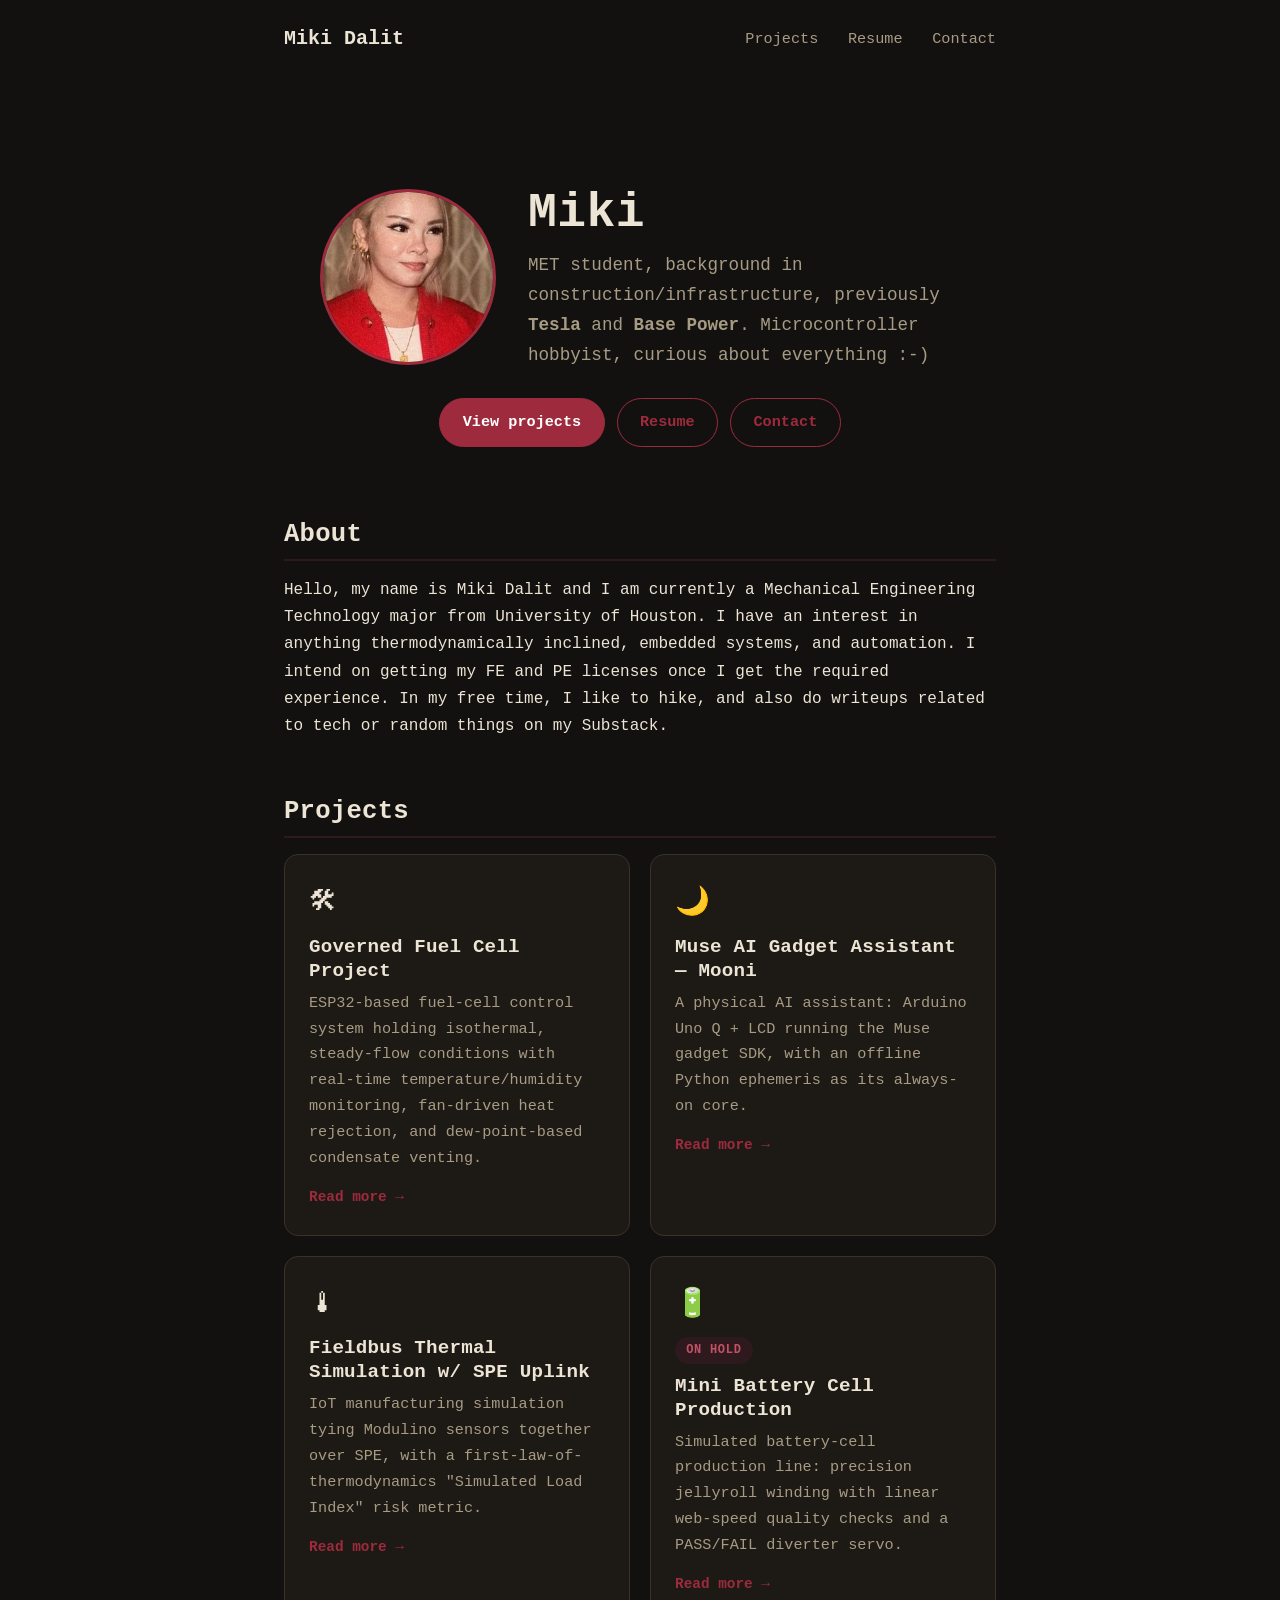
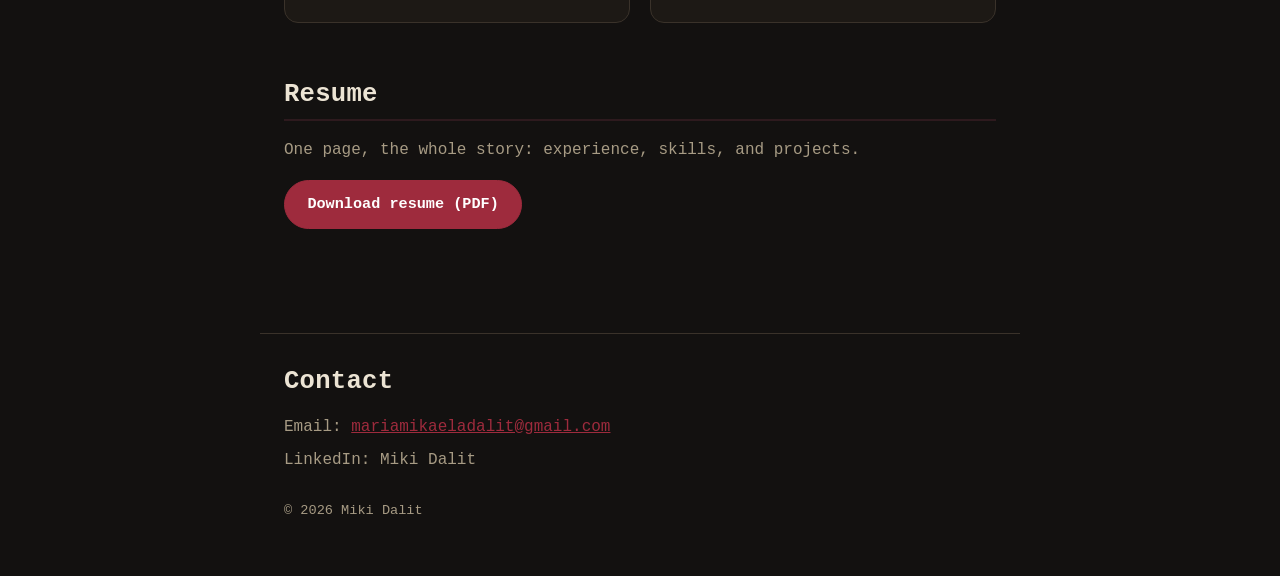
<file: index.html>
<!DOCTYPE html>
<html lang="en">
<head>
  <meta charset="UTF-8">
  <meta name="viewport" content="width=device-width, initial-scale=1.0">
  <title>Miki Dalit — Portfolio</title>
  <meta name="description" content="Personal portfolio of Miki Dalit: thermodynamics, embedded systems, and automation projects.">
  <link rel="stylesheet" href="style.css">
</head>
<body>

<header class="site-header">
  <a class="brand" href="index.html">Miki Dalit</a>
  <nav>
    <a href="#projects">Projects</a>
    <a href="resume.pdf" download>Resume</a>
    <a href="#contact">Contact</a>
  </nav>
</header>

<main>
  <section class="hero">
    <div class="hero-row">
      <img class="hero-photo" src="miki.jpg" alt="Miki">
      <div class="hero-text">
        <h1>Miki</h1>
        <p class="tagline">MET student, background in construction/infrastructure, previously <strong>Tesla</strong> and <strong>Base Power</strong>. Microcontroller hobbyist, curious about everything :-)</p>
      </div>
    </div>
    <div class="hero-buttons">
      <a class="btn btn-primary" href="#projects">View projects</a>
      <a class="btn" href="resume.pdf" download>Resume</a>
      <a class="btn" href="#contact">Contact</a>
    </div>
  </section>

  <section class="about">
    <h2>About</h2>
    <p>Hello, my name is Miki Dalit and I am currently a Mechanical Engineering Technology major from University of Houston. I have an interest in anything thermodynamically inclined, embedded systems, and automation. I intend on getting my FE and PE licenses once I get the required experience. In my free time, I like to hike, and also do writeups related to tech or random things on my Substack.</p>
  </section>

  <section id="projects">
    <h2>Projects</h2>
    <div class="card-grid">

      <a class="card" href="projects/governed-fuel-cell.html">
        <div class="card-emoji">🛠</div>
        <h3>Governed Fuel Cell Project</h3>
        <p>ESP32-based fuel-cell control system holding isothermal, steady-flow conditions with real-time temperature/humidity monitoring, fan-driven heat rejection, and dew-point-based condensate venting.</p>
        <span class="card-link">Read more →</span>
      </a>

      <a class="card" href="projects/mooni-gadget.html">
        <div class="card-emoji">🌙</div>
        <h3>Muse AI Gadget Assistant — Mooni</h3>
        <p>A physical AI assistant: Arduino Uno Q + LCD running the Muse gadget SDK, with an offline Python ephemeris as its always-on core.</p>
        <span class="card-link">Read more →</span>
      </a>

      <a class="card" href="projects/fieldbus-thermal.html">
        <div class="card-emoji">🌡</div>
        <h3>Fieldbus Thermal Simulation w/ SPE Uplink</h3>
        <p>IoT manufacturing simulation tying Modulino sensors together over SPE, with a first-law-of-thermodynamics "Simulated Load Index" risk metric.</p>
        <span class="card-link">Read more →</span>
      </a>

      <a class="card" href="projects/mini-battery-cell.html">
        <div class="card-emoji">🔋</div>
        <span class="badge">On hold</span>
        <h3>Mini Battery Cell Production</h3>
        <p>Simulated battery-cell production line: precision jellyroll winding with linear web-speed quality checks and a PASS/FAIL diverter servo.</p>
        <span class="card-link">Read more →</span>
      </a>

    </div>
  </section>

  <section class="resume-section">
    <h2>Resume</h2>
    <p>One page, the whole story: experience, skills, and projects.</p>
    <a class="btn btn-primary" href="resume.pdf" download>Download resume (PDF)</a>
  </section>
</main>

<footer id="contact" class="site-footer">
  <h2>Contact</h2>
  <p>Email: <a href="mailto:mariamikaeladalit@gmail.com">mariamikaeladalit@gmail.com</a></p>
  <p>LinkedIn: Miki Dalit</p>
  <p class="fine">© 2026 Miki Dalit</p>
</footer>

</body>
</html>
</file>
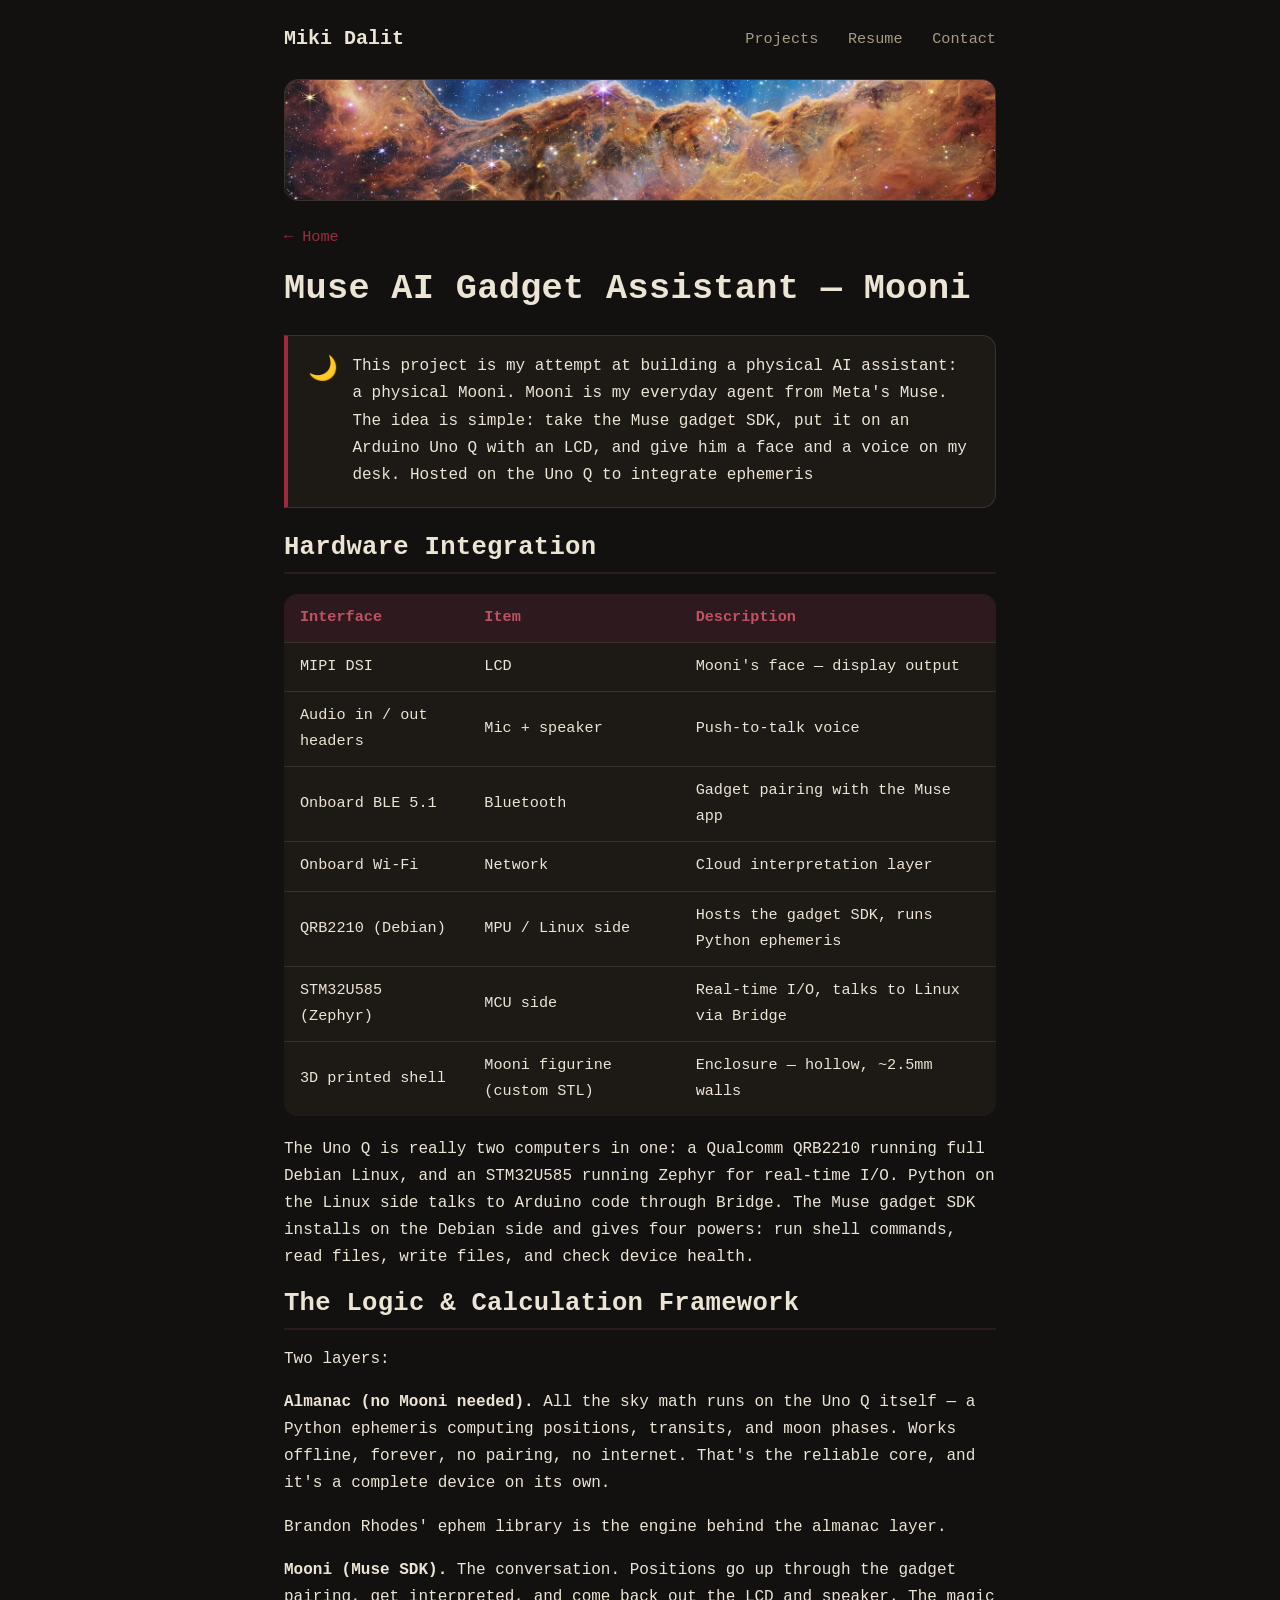
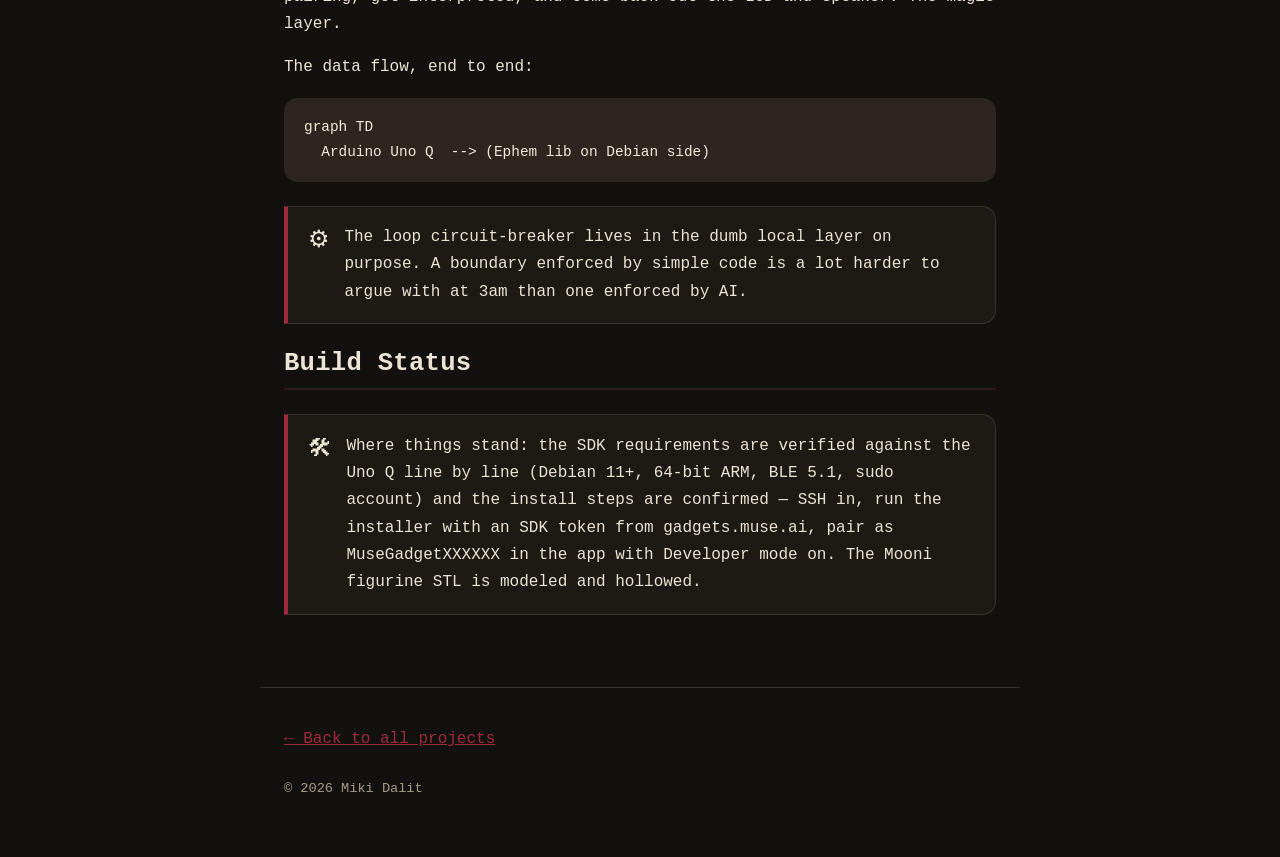
<file: projects/mooni-gadget.html>
<!DOCTYPE html>
<html lang="en">
<head>
  <meta charset="UTF-8">
  <meta name="viewport" content="width=device-width, initial-scale=1.0">
  <title>Muse AI Gadget Assistant — Mooni — Miki Dalit</title>
  <meta name="description" content="A physical AI assistant: Arduino Uno Q + LCD running the Muse gadget SDK, with an offline Python ephemeris core.">
  <link rel="stylesheet" href="../style.css">
</head>
<body>

<header class="site-header">
  <a class="brand" href="../index.html">Miki Dalit</a>
  <nav>
    <a href="../index.html#projects">Projects</a>
    <a href="../resume.pdf" download>Resume</a>
    <a href="../index.html#contact">Contact</a>
  </nav>
</header>

<main class="project">
  <div class="page-cover"><img src="../images/cover-mooni.jpg" alt="Webb telescope deep field"></div>
  <p class="crumb"><a href="../index.html">← Home</a></p>
  <h1>Muse AI Gadget Assistant — Mooni</h1>

  <div class="callout">
    <span class="callout-icon">🌙</span>
    <div>
      <p>This project is my attempt at building a physical AI assistant: a physical Mooni. Mooni is my everyday agent from Meta's Muse. The idea is simple: take the Muse gadget SDK, put it on an Arduino Uno Q with an LCD, and give him a face and a voice on my desk. Hosted on the Uno Q to integrate ephemeris</p>
    </div>
  </div>

  <h2>Hardware Integration</h2>

  <table>
    <thead>
      <tr><th>Interface</th><th>Item</th><th>Description</th></tr>
    </thead>
    <tbody>
      <tr><td>MIPI DSI</td><td>LCD</td><td>Mooni's face — display output</td></tr>
      <tr><td>Audio in / out headers</td><td>Mic + speaker</td><td>Push-to-talk voice</td></tr>
      <tr><td>Onboard BLE 5.1</td><td>Bluetooth</td><td>Gadget pairing with the Muse app</td></tr>
      <tr><td>Onboard Wi-Fi</td><td>Network</td><td>Cloud interpretation layer</td></tr>
      <tr><td>QRB2210 (Debian)</td><td>MPU / Linux side</td><td>Hosts the gadget SDK, runs Python ephemeris</td></tr>
      <tr><td>STM32U585 (Zephyr)</td><td>MCU side</td><td>Real-time I/O, talks to Linux via Bridge</td></tr>
      <tr><td>3D printed shell</td><td>Mooni figurine (custom STL)</td><td>Enclosure — hollow, ~2.5mm walls</td></tr>
    </tbody>
  </table>

  <p>The Uno Q is really two computers in one: a Qualcomm QRB2210 running full Debian Linux, and an STM32U585 running Zephyr for real-time I/O. Python on the Linux side talks to Arduino code through Bridge. The Muse gadget SDK installs on the Debian side and gives four powers: run shell commands, read files, write files, and check device health.</p>

  <h2>The Logic &amp; Calculation Framework</h2>

  <p>Two layers:</p>
  <p><strong>Almanac (no Mooni needed).</strong> All the sky math runs on the Uno Q itself — a Python ephemeris computing positions, transits, and moon phases. Works offline, forever, no pairing, no internet. That's the reliable core, and it's a complete device on its own.</p>
  <p>Brandon Rhodes' ephem library is the engine behind the almanac layer.</p>
  <p><strong>Mooni (Muse SDK).</strong> The conversation. Positions go up through the gadget pairing, get interpreted, and come back out the LCD and speaker. The magic layer.</p>
  <p>The data flow, end to end:</p>

  <pre><code>graph TD
  Arduino Uno Q  --&gt; (Ephem lib on Debian side)</code></pre>

  <div class="callout">
    <span class="callout-icon">⚙</span>
    <div>
      <p>The loop circuit-breaker lives in the dumb local layer on purpose. A boundary enforced by simple code is a lot harder to argue with at 3am than one enforced by AI.</p>
    </div>
  </div>

  <h2>Build Status</h2>

  <div class="callout">
    <span class="callout-icon">🛠</span>
    <div>
      <p>Where things stand: the SDK requirements are verified against the Uno Q line by line (Debian 11+, 64-bit ARM, BLE 5.1, sudo account) and the install steps are confirmed — SSH in, run the installer with an SDK token from gadgets.muse.ai, pair as MuseGadgetXXXXXX in the app with Developer mode on. The Mooni figurine STL is modeled and hollowed.</p>
    </div>
  </div>
</main>

<footer class="site-footer">
  <p><a href="../index.html">← Back to all projects</a></p>
  <p class="fine">© 2026 Miki Dalit</p>
</footer>

</body>
</html>
</file>
<file: style.css>
/* Miki Dalit — personal portfolio
   Nightmode, Courier everywhere. No build step: plain CSS, linked relatively. */

:root {
  --bg: #131110;
  --card: #1d1915;
  --ink: #ece4d4;
  --muted: #a79b84;
  --accent: #9e2b3d;          /* dark burgundy red */
  --accent-dark: #c05263;
  --accent-soft: #2e1a1e;
  --border: #3a322a;
  --radius: 14px;
}

* { box-sizing: border-box; }

body {
  margin: 0;
  background: var(--bg);
  color: var(--ink);
  font-family: "Courier New", Courier, monospace;
  line-height: 1.7;
  -webkit-font-smoothing: antialiased;
}

h1, h2, h3 {
  font-family: "Courier New", Courier, monospace;
  line-height: 1.25;
  letter-spacing: 0.01em;
}

a { color: var(--accent); }
a:hover { color: var(--accent-dark); }

/* ---------- header ---------- */
.site-header {
  max-width: 760px;
  margin: 0 auto;
  padding: 1.4rem 1.5rem;
  display: flex;
  justify-content: space-between;
  align-items: center;
}

.brand {
  font-family: "Courier New", Courier, monospace;
  font-size: 1.25rem;
  font-weight: bold;
  color: var(--ink);
  text-decoration: none;
}

.site-header nav a {
  margin-left: 1.25rem;
  color: var(--muted);
  text-decoration: none;
  font-size: 0.95rem;
}
.site-header nav a:hover { color: var(--accent); }

/* ---------- layout ---------- */
main {
  max-width: 760px;
  margin: 0 auto;
  padding: 0 1.5rem 3rem;
}

section { margin: 3.5rem 0; }

/* ---------- hero ---------- */
.hero { text-align: center; padding: 3rem 0 1rem; }
.hero-row {
  display: flex;
  align-items: center;
  gap: 2rem;
  text-align: left;
  max-width: 640px;
  margin: 0 auto;
}
.hero-photo {
  width: 11rem;
  height: 11rem;
  border-radius: 50%;
  object-fit: cover;
  border: 3px solid var(--accent);
  flex-shrink: 0;
}
.hero-text h1 {
  font-size: 3rem;
  margin: 0 0 0.5rem;
}
.hero-text .tagline {
  color: var(--muted);
  font-size: 1.1rem;
  margin: 0;
}
.hero-buttons { display: flex; gap: 0.75rem; justify-content: center; flex-wrap: wrap; margin-top: 1.75rem; }

/* ---------- buttons ---------- */
.btn {
  display: inline-block;
  padding: 0.65rem 1.4rem;
  border-radius: 999px;
  border: 1.5px solid var(--accent);
  color: var(--accent);
  text-decoration: none;
  font-weight: 600;
  font-size: 0.95rem;
  transition: background 0.15s ease, color 0.15s ease, transform 0.15s ease;
}
.btn:hover { background: var(--accent-soft); color: var(--accent-dark); }
.btn-primary { background: var(--accent); color: #fff; }
.btn-primary:hover { background: var(--accent-dark); color: #fff; }

/* ---------- sections ---------- */
h2 {
  font-size: 1.6rem;
  margin: 0 0 1rem;
  padding-bottom: 0.5rem;
  border-bottom: 2px solid var(--accent-soft);
}

/* ---------- project cards ---------- */
.card-grid {
  display: grid;
  grid-template-columns: 1fr 1fr;
  gap: 1.25rem;
}
.card {
  display: block;
  background: var(--card);
  border: 1px solid var(--border);
  border-radius: var(--radius);
  padding: 1.5rem;
  text-decoration: none;
  color: var(--ink);
  transition: transform 0.15s ease, box-shadow 0.15s ease;
}
.card:hover {
  transform: translateY(-3px);
  box-shadow: 0 8px 24px rgba(158, 43, 61, 0.18);
  color: var(--ink);
}
.card-emoji { font-size: 1.75rem; margin-bottom: 0.5rem; }
.card h3 { margin: 0 0 0.5rem; font-size: 1.2rem; }
.card p { color: var(--muted); font-size: 0.95rem; margin: 0 0 0.75rem; }
.card-link { color: var(--accent); font-weight: 600; font-size: 0.9rem; }

.badge {
  display: inline-block;
  font-size: 0.75rem;
  font-weight: 700;
  text-transform: uppercase;
  letter-spacing: 0.06em;
  background: var(--accent-soft);
  color: var(--accent-dark);
  border-radius: 999px;
  padding: 0.2rem 0.7rem;
  margin-bottom: 0.6rem;
}

/* ---------- callouts (her Notion aside style) ---------- */
.callout {
  display: flex;
  gap: 0.9rem;
  background: var(--card);
  border: 1px solid var(--border);
  border-left: 4px solid var(--accent);
  border-radius: 0 var(--radius) var(--radius) 0;
  padding: 1.1rem 1.25rem;
  margin: 1.5rem 0;
}
.callout .callout-icon { font-size: 1.5rem; line-height: 1.4; }
.callout p { margin: 0.4rem 0; }
.callout p:first-child { margin-top: 0; }
.callout p:last-child { margin-bottom: 0; }

/* ---------- tables ---------- */
table {
  width: 100%;
  border-collapse: collapse;
  margin: 1.25rem 0;
  font-size: 0.95rem;
  background: var(--card);
  border-radius: var(--radius);
  overflow: hidden;
}
th, td {
  text-align: left;
  padding: 0.7rem 1rem;
  border-bottom: 1px solid var(--border);
}
th {
  background: var(--accent-soft);
  color: var(--accent-dark);
  font-weight: 700;
}
tr:last-child td { border-bottom: none; }

/* ---------- project images ---------- */
.project-img {
  display: block;
  max-width: 100%;
  border-radius: var(--radius);
  border: 1px solid var(--border);
  margin: 1.25rem 0;
}

/* ---------- photo placeholders ---------- */
.photo-placeholder {
  border: 2px dashed var(--border);
  border-radius: var(--radius);
  background: var(--accent-soft);
  color: var(--muted);
  text-align: center;
  padding: 3rem 1rem;
  margin: 1.25rem 0;
  font-size: 0.9rem;
}
.photo-placeholder .ph-icon { font-size: 2rem; display: block; margin-bottom: 0.5rem; }

/* ---------- code / math ---------- */
pre {
  background: #2d2620;
  color: #f5ead9;
  border-radius: var(--radius);
  padding: 1.1rem 1.25rem;
  overflow-x: auto;
  font-size: 0.9rem;
}
code { font-family: "Courier New", Courier, monospace; }
.katex-display { margin: 1.25rem 0; overflow-x: auto; overflow-y: hidden; }

/* ---------- project page ---------- */
.crumb { margin: 0 0 1rem; font-size: 0.95rem; }
.crumb a { text-decoration: none; }
.page-cover {
  border-radius: var(--radius);
  overflow: hidden;
  border: 1px solid var(--border);
  margin: 0 0 1.5rem;
}
.page-cover img {
  display: block;
  width: 100%;
  height: 120px;
  object-fit: cover;
}
.project h1 { font-size: 2.2rem; margin: 0 0 1rem; }
.project h3 { font-size: 1.15rem; margin: 2rem 0 0.5rem; }

/* ---------- resume / footer ---------- */
.resume-section p { color: var(--muted); }

.site-footer {
  max-width: 760px;
  margin: 0 auto;
  padding: 2rem 1.5rem 3rem;
  border-top: 1px solid var(--border);
}
.site-footer h2 { border-bottom: none; padding-bottom: 0; }
.site-footer p { margin: 0.4rem 0; color: var(--muted); }
.site-footer .fine { margin-top: 1.5rem; font-size: 0.85rem; }

/* ---------- responsive ---------- */
@media (max-width: 640px) {
  .hero h1 { font-size: 2.2rem; }
  .hero-row { flex-direction: column; text-align: center; gap: 1.25rem; }
  .card-grid { grid-template-columns: 1fr; }
  .site-header { flex-direction: column; gap: 0.75rem; }
  .site-header nav a { margin: 0 0.6rem; }
  table { font-size: 0.85rem; }
  th, td { padding: 0.55rem 0.7rem; }
}
</file>
